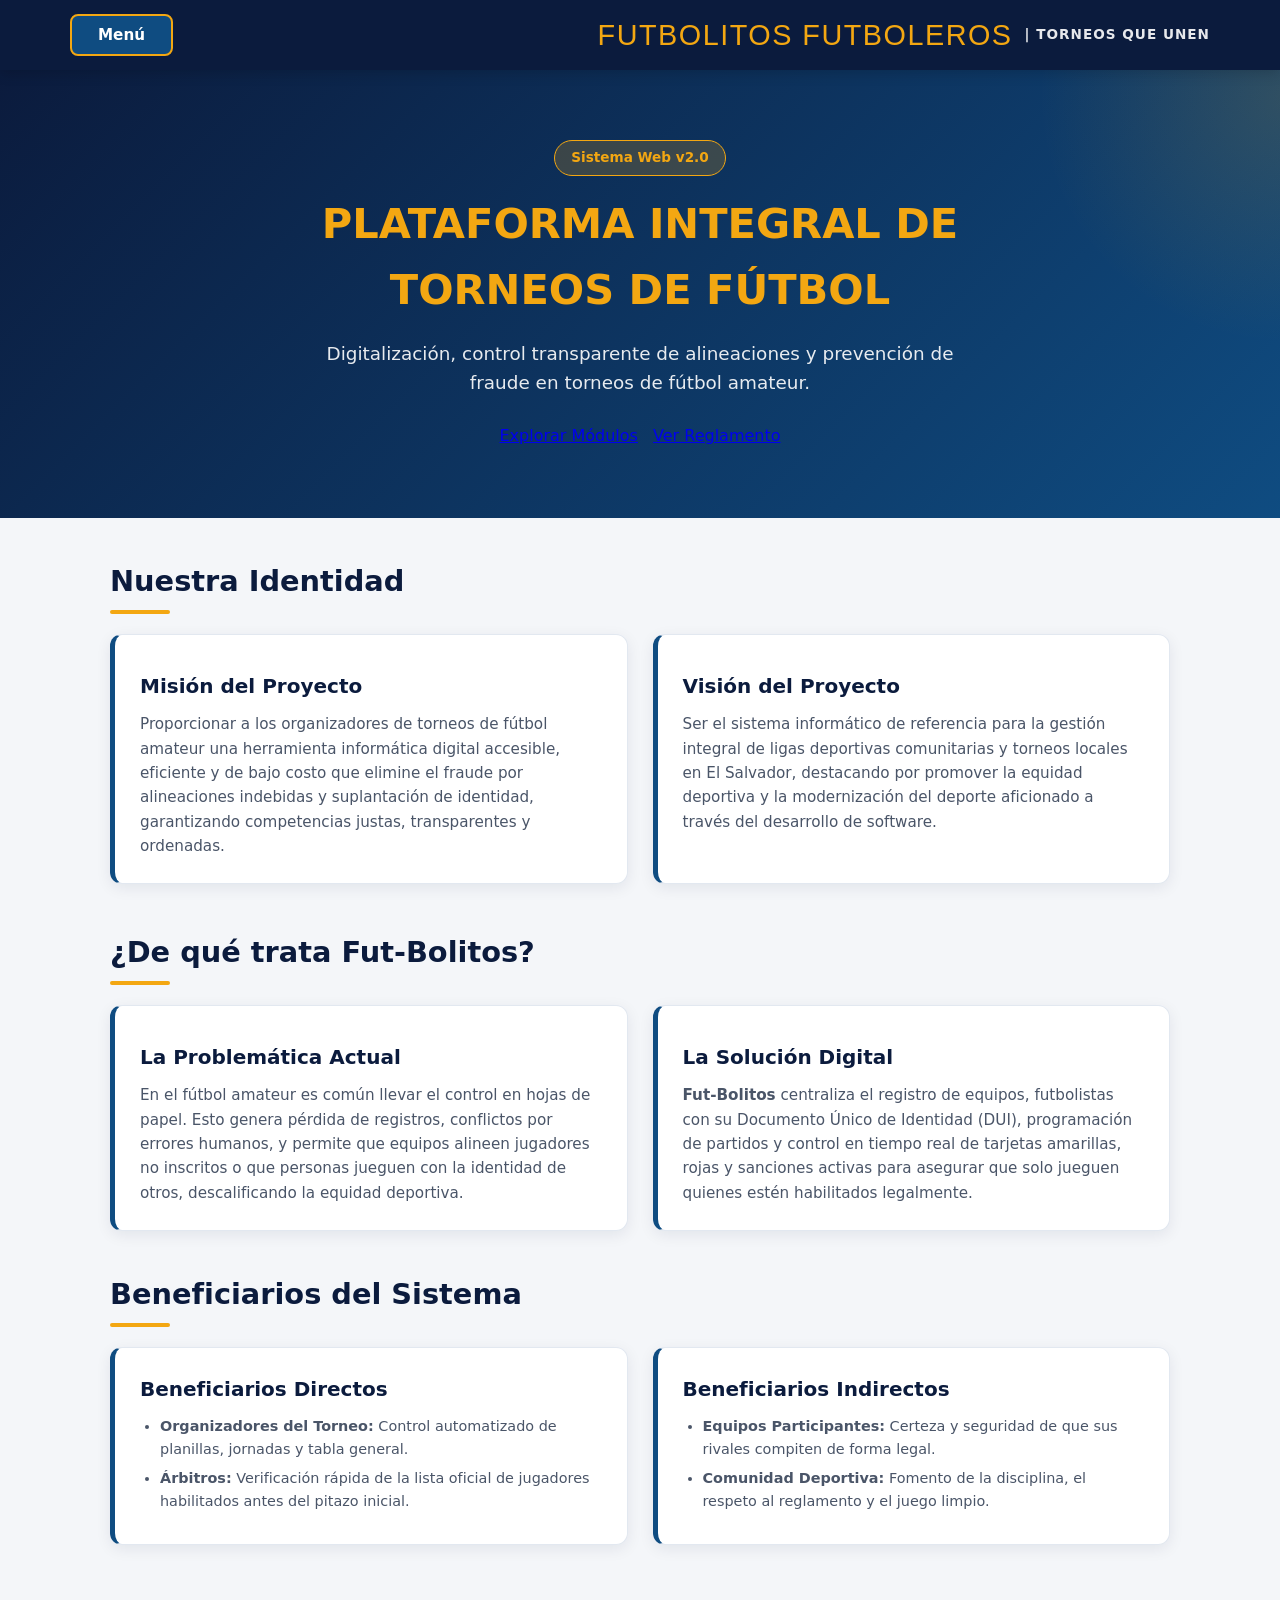
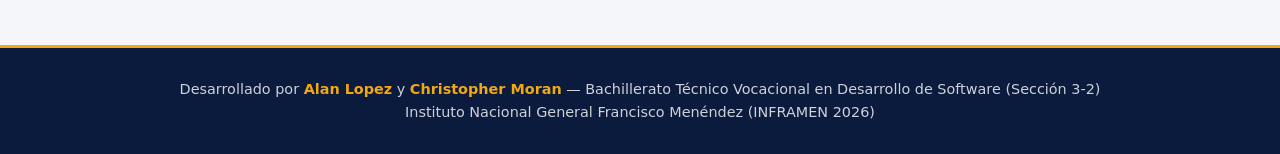
<file: Proyecto-Futbolitos/index.html>
<!DOCTYPE html>
<html lang="es">
<head>
<meta charset="UTF-8">
<meta name="viewport" content="width=device-width, initial-scale=1.0">
<title>Fut-Bolitos | Inicio y Descripción General</title>
<link rel="stylesheet" href="css/style.css">
</head>
<body>
<!-- BARRA DE NAVEGACIÓN -->
<header>
<div class="navbar">
<div class="nav-left">
<!-- MENÚ DESPLEGABLE ARRIBA A LA IZQUIERDA -->
<div class="menu-dropdown-container">
<button class="menu-btn" onclick="toggleMenu()">
<span></span>
<span>Menú</span>
<small> </small>
</button>
<div class="dropdown-content" id="myDropdown">
<a href="index.html" class="active"> Inicio</a>
<a href="sistema.html"> El Sistema</a>
<a href="base-datos.html"> Base de Datos</a>
<a href="reglas.html"> Reglamento y Reglas</a>
<a href="cotizaciones.html"> Cotizaciones y Contacto</a>
</div>
</div>
</div>
<div class="brand">
<span class="brand-title">FUTBOLITOS FUTBOLEROS</span>
<span class="brand-subtitle">| TORNEOS QUE UNEN</span>
</div>
</div>
</header>

<!-- HERO SECTION CON ANIMACIONES -->
<section class="hero">
<div class="hero-content">
<span class="hero-badge"> Sistema Web v2.0</span>
<h2>PLATAFORMA INTEGRAL DE TORNEOS DE FÚTBOL</h2>
<p>Digitalización, control transparente de alineaciones y prevención de fraude en torneos de fútbol amateur.</p>
<div>
<a href="sistema.html" class="btn">Explorar Módulos</a>
<a href="reglas.html" class="btn btn-secondary" style="margin-left: 10px;">Ver Reglamento</a>
</div>
</div>
</section>

<!-- CONTENIDO PRINCIPAL -->
<main class="main-container">
<!-- SECCIÓN: MISIÓN Y VISIÓN -->
<h2 class="section-title">Nuestra Identidad</h2>
<div class="grid-2" style="margin-bottom: 45px;">
<div class="card">
<div class="card-icon"> </div>
<h3>Misión del Proyecto</h3>
<p>Proporcionar a los organizadores de torneos de fútbol amateur una herramienta informática digital accesible, eficiente y de bajo costo que elimine el fraude por alineaciones indebidas y suplantación de identidad, garantizando competencias justas, transparentes y ordenadas.</p>
</div>
<div class="card">
<div class="card-icon"> </div>
<h3>Visión del Proyecto</h3>
<p>Ser el sistema informático de referencia para la gestión integral de ligas deportivas comunitarias y torneos locales en El Salvador, destacando por promover la equidad deportiva y la modernización del deporte aficionado a través del desarrollo de software.</p>
</div>
</div>

<!-- SECCIÓN: PROBLEMA Y SOLUCIÓN -->
<h2 class="section-title">¿De qué trata Fut-Bolitos?</h2>
<div class="grid-2" style="margin-bottom: 40px;">
<div class="card">
<div class="card-icon">
</div>
<h3>La Problemática Actual</h3>
<p>En el fútbol amateur es común llevar el control en hojas de papel. Esto genera pérdida de registros, conflictos por errores humanos, y permite que equipos alineen jugadores no inscritos o que personas jueguen con la identidad de otros, descalificando la equidad deportiva.</p>
</div>
<div class="card">
<div class="card-icon"> </div>
<h3>La Solución Digital</h3>
<p><b>Fut-Bolitos</b> centraliza el registro de equipos, futbolistas con su Documento Único de Identidad (DUI), programación de partidos y control en tiempo real de tarjetas amarillas, rojas y sanciones activas para asegurar que solo jueguen quienes estén habilitados legalmente.</p>
</div>
</div>

<!-- BENEFICIARIOS -->
<h2 class="section-title">Beneficiarios del Sistema</h2>
<div class="grid-2">
<div class="card">
<h3>Beneficiarios Directos</h3>
<ul>
<li><b>Organizadores del Torneo:</b> Control automatizado de planillas, jornadas y tabla general.</li>
<li><b>Árbitros:</b> Verificación rápida de la lista oficial de jugadores habilitados antes del pitazo inicial.</li>
</ul>
</div>
<div class="card">
<h3>Beneficiarios Indirectos</h3>
<ul>
<li><b>Equipos Participantes:</b> Certeza y seguridad de que sus rivales compiten de forma legal.</li>
<li><b>Comunidad Deportiva:</b> Fomento de la disciplina, el respeto al reglamento y el juego limpio.</li>
</ul>
</div>
</div>
</main>

<!-- PIE DE PÁGINA -->
  <footer>
    <p>Desarrollado por <strong>Alan Lopez</strong> y <strong>Christopher Moran</strong> — Bachillerato Técnico Vocacional en Desarrollo de Software (Sección 3-2)</p>
    <p>Instituto Nacional General Francisco Menéndez (INFRAMEN 2026)</p>
  </footer>

  <script>
    function toggleMenu() {
      var dropdown = document.getElementById("myDropdown");
      dropdown.classList.toggle("show");
    }

    window.onclick = function(event) {
      if (!event.target.matches('.menu-btn') && !event.target.matches('.menu-btn *')) {
        var dropdowns = document.getElementsByClassName("dropdown-content");
        for (var i = 0; i < dropdowns.length; i++) {
          var openDropdown = dropdowns[i];
          if (openDropdown.classList.contains('show')) {
            openDropdown.classList.remove('show');
          }
        }
      }
    }
  </script>
</body>
</html>
</file>
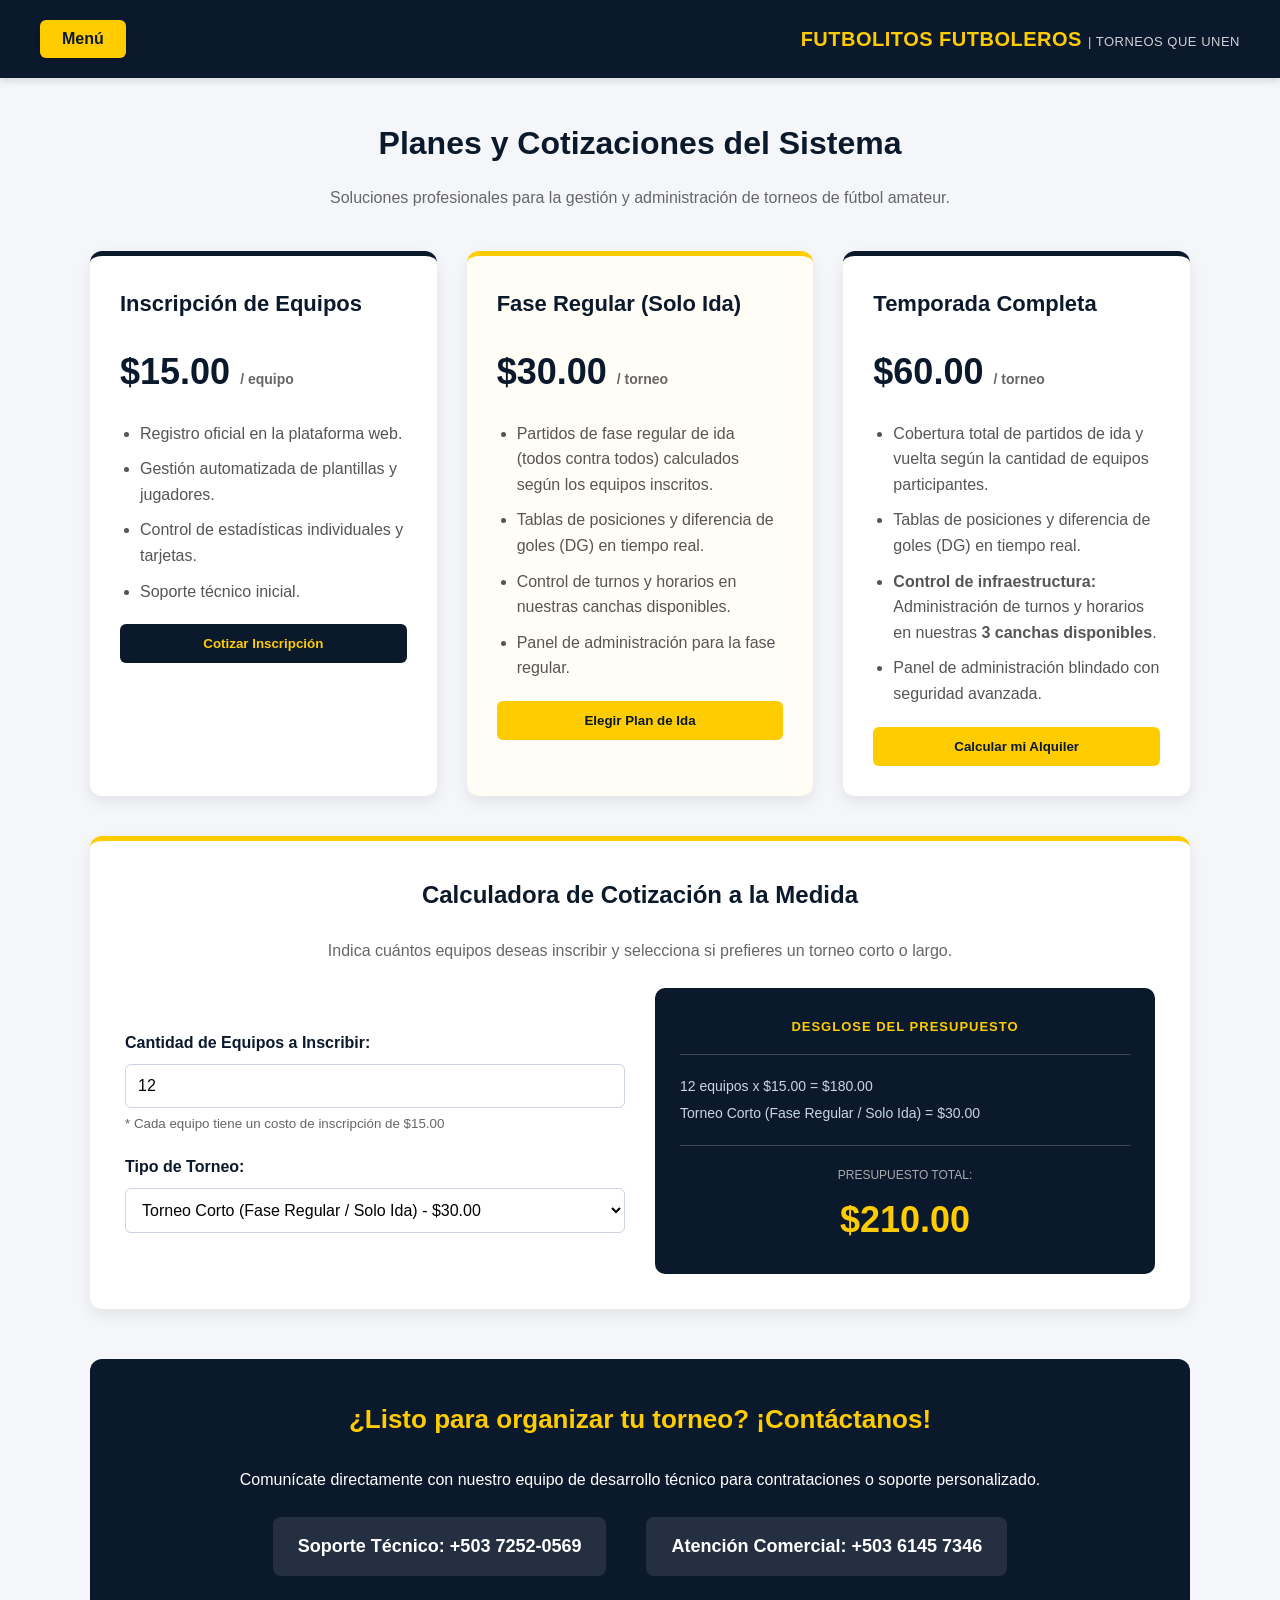
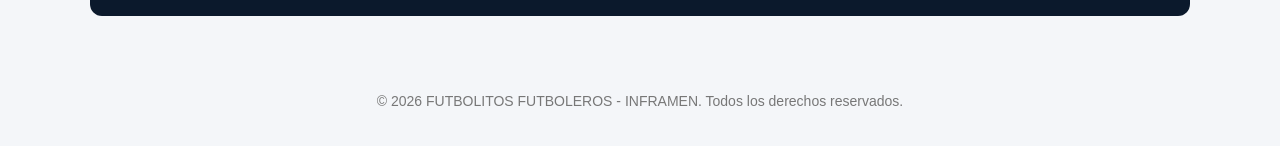
<file: Proyecto-Futbolitos/cotizaciones.html>
<!DOCTYPE html>
<html lang="es">
<head>
<meta charset="UTF-8">
<meta name="viewport" content="width=device-width, initial-scale=1.0">
<title>FUTBOLITOS FUTBOLEROS - Cotizaciones y Contacto</title>
<style>
:root {
--primary-color: #0b192c;
--accent-color: #ffcc00;
--bg-color: #f4f6f9;
--text-color: #333;
--white: #ffffff;
}
body {
font-family: 'Segoe UI', Tahoma, Geneva, Verdana, sans-serif;
background-color: var(--bg-color);
color: var(--text-color);
margin: 0;
padding: 0;
line-height: 1.6;
scroll-behavior: smooth;
}
header {
background-color: var(--primary-color);
color: var(--white);
padding: 20px 40px;
display: flex;
justify-content: space-between;
align-items: center;
box-shadow: 0 4px 6px rgba(0,0,0,0.1);
position: relative;
}
/* Estilos para el Menú Desplegable con Hover */
.menu-container {
position: relative;
display: inline-block;
}
.menu-btn {
background-color: var(--accent-color);
color: var(--primary-color);
padding: 10px 22px;
font-size: 16px;
font-weight: bold;
border: none;
border-radius: 6px;
cursor: pointer;
box-shadow: 0 2px 4px rgba(0,0,0,0.2);
transition: background 0.3s;
}
.menu-btn:hover {
background-color: #e6b800;
}
.dropdown-content {
display: none;
position: absolute;
top: 100%;
left: 0;
background-color: var(--primary-color);
min-width: 240px;
box-shadow: 0 8px 16px rgba(0,0,0,0.3);
border-radius: 6px;
z-index: 1000;
margin-top: 8px;
border: 1px solid rgba(255,255,255,0.1);
}
/* Mostrar el menú automáticamente al pasar el cursor por encima */
.menu-container:hover .dropdown-content {
display: block;
}
.dropdown-content a {
color: var(--white);
padding: 12px 18px;
text-decoration: none;
display: block;
font-weight: 600;
transition: background 0.2s, color 0.2s;
border-bottom: 1px solid rgba(255,255,255,0.05);
}
.dropdown-content a:last-child {
border-bottom: none;
}
.dropdown-content a:hover {
background-color: rgba(255,255,255,0.1);
color: var(--accent-color);
}
.brand-title {
font-size: 20px;
font-weight: bold;
color: var(--accent-color);
text-align: right;
letter-spacing: 0.5px;
}
.brand-subtitle {
font-size: 13px;
font-weight: normal;
color: rgba(255,255,255,0.8);
}

.container {
max-width: 1100px;
margin: 40px auto;
padding: 0 20px;
}
.section-title {
text-align: center;
color: var(--primary-color);
font-size: 32px;
margin-bottom: 10px;
}
.section-subtitle {
text-align: center;
color: #666;
margin-bottom: 40px;
}
.pricing-grid {
display: grid;
grid-template-columns: repeat(auto-fit, minmax(300px, 1fr));
gap: 30px;
margin-bottom: 40px;
}
.price-card {
background: var(--white);
border-radius: 12px;
padding: 30px;
box-shadow: 0 6px 15px rgba(0,0,0,0.08);
border-top: 5px solid var(--primary-color);
transition: transform 0.3s ease;
}
.price-card:hover {
transform: translateY(-5px);
}
.price-card.featured {
border-top-color: var(--accent-color);
background: #fffdf5;
}
.price-card h3 {
margin-top: 0;
color: var(--primary-color);
font-size: 22px;
}
.price {
font-size: 36px;
font-weight: bold;
color: var(--primary-color);
margin: 15px 0;
}
.price-card ul {
padding-left: 20px;
margin: 20px 0;
}
.price-card li {
margin-bottom: 10px;
color: #555;
}
.btn-cotizar {
display: block;
width: 100%;
background-color: var(--primary-color);
color: var(--accent-color);
text-align: center;
padding: 12px 0;
border-radius: 6px;
text-decoration: none;
font-weight: bold;
border: none;
cursor: pointer;
transition: background 0.3s;
}
.btn-cotizar:hover {
background-color: #142a4a;
}
/* Estilos para la Calculadora Dinámica */
.calculator-box {
background: var(--white);
border-radius: 12px;
padding: 35px;
box-shadow: 0 6px 15px rgba(0,0,0,0.08);
margin-bottom: 50px;
border-top: 5px solid var(--accent-color);
}
.calculator-grid {
display: grid;
grid-template-columns: repeat(auto-fit, minmax(280px, 1fr));
gap: 30px;
margin-top: 25px;
align-items: center;
}
.total-display {
background: var(--primary-color);
color: var(--white);
padding: 25px;
border-radius: 10px;
text-align: center;
}
.contact-section {
background-color: var(--primary-color);
color: var(--white);
padding: 40px;
border-radius: 12px;
text-align: center;
}
.contact-section h3 {
color: var(--accent-color);
margin-top: 0;
font-size: 26px;
}
.contact-phones {
display: flex;
justify-content: center;
gap: 40px;
margin-top: 25px;
flex-wrap: wrap;
}
.phone-item {
background: rgba(255, 255, 255, 0.1);
padding: 15px 25px;
border-radius: 8px;
font-size: 18px;
font-weight: bold;
}
footer {
text-align: center;
padding: 20px;
color: #777;
font-size: 14px;
margin-top: 40px;
}
</style>
</head>
<body onload="calcularPresupuesto()">
<header>
<!-- Menú Desplegable con Hover -->
<div class="menu-container">
<button class="menu-btn">Menú</button>
<div class="dropdown-content">
<a href="index.html">Inicio</a>
<a href="sistema.html">El Sistema</a>
<a href="base-datos.html">Base de Datos</a>
<a href="reglas.html">Reglamento y Reglas</a>
<a href="cotizaciones.html" style="color: var(--accent-color);">Cotizaciones y Contacto</a>
</div>
</div>

<div class="brand-title">
FUTBOLITOS FUTBOLEROS <span class="brand-subtitle">| TORNEOS QUE UNEN</span>
</div>
</header>

<div class="container">
<h2 class="section-title">Planes y Cotizaciones del Sistema</h2>
<p class="section-subtitle">Soluciones profesionales para la gestión y administración de torneos de fútbol amateur.</p>

<!-- TARJETAS DE PLANES -->
<div class="pricing-grid">
<!-- PLAN 1: INSCRIPCIÓN -->
<div class="price-card">
<h3>Inscripción de Equipos</h3>
<div class="price">$15.00 <span style="font-size: 14px; color: #666;">/ equipo</span></div>
<ul>
<li>Registro oficial en la plataforma web.</li>
<li>Gestión automatizada de plantillas y jugadores.</li>
<li>Control de estadísticas individuales y tarjetas.</li>
<li>Soporte técnico inicial.</li>
</ul>
<button class="btn-cotizar" onclick="irACalculadora()">Cotizar Inscripción</button>
</div>

<!-- PLAN 2: FASE REGULAR (SOLO IDA) -->
<div class="price-card featured">
<h3>Fase Regular (Solo Ida)</h3>
<div class="price">$30.00 <span style="font-size: 14px; color: #666;">/ torneo</span></div>
<ul>
<li>Partidos de fase regular de ida (todos contra todos) calculados según los equipos inscritos.</li>
<li>Tablas de posiciones y diferencia de goles (DG) en tiempo real.</li>
<li>Control de turnos y horarios en nuestras canchas disponibles.</li>
<li>Panel de administración para la fase regular.</li>
</ul>
<button class="btn-cotizar" style="background-color: var(--accent-color); color: var(--primary-color);" onclick="irACalculadora()">Elegir Plan de Ida</button>
</div>

<!-- PLAN 3: TEMPORADA COMPLETA (IDA Y VUELTA) -->
<div class="price-card">
<h3>Temporada Completa</h3>
<div class="price">$60.00 <span style="font-size: 14px; color: #666;">/ torneo</span></div>
<ul>
<li>Cobertura total de partidos de ida y vuelta según la cantidad de equipos participantes.</li>
<li>Tablas de posiciones y diferencia de goles (DG) en tiempo real.</li>
<li><strong>Control de infraestructura:</strong> Administración de turnos y horarios en nuestras <strong>3 canchas disponibles</strong>.</li>
<li>Panel de administración blindado con seguridad avanzada.</li>
</ul>
<button class="btn-cotizar" style="background-color: var(--accent-color); color: var(--primary-color);" onclick="irACalculadora()">Calcular mi Alquiler</button>
</div>
</div>

<!-- CALCULADORA DE EQUIPOS Y TIPO DE TORNEO -->
<div class="calculator-box" id="calculadora">
<h3 style="color: var(--primary-color); text-align: center; margin-top: 0; font-size: 24px;">Calculadora de Cotización a la Medida</h3>
<p style="text-align: center; color: #666; margin-bottom: 25px;">Indica cuántos equipos deseas inscribir y selecciona si prefieres un torneo corto o largo.</p>

<div class="calculator-grid">
<div>
<div style="margin-bottom: 20px;">
<label style="display: block; font-weight: bold; margin-bottom: 8px; color: var(--primary-color);">Cantidad de Equipos a Inscribir:</label>
<input type="number" id="numEquipos" min="1" value="12" oninput="calcularPresupuesto()" style="width: 100%; padding: 12px; border: 1px solid #cbd5e1; border-radius: 6px; font-size: 16px; box-sizing: border-box;">
<small style="color: #666; display: block; margin-top: 5px;">* Cada equipo tiene un costo de inscripción de $15.00</small>
</div>

<div>
<label style="display: block; font-weight: bold; margin-bottom: 8px; color: var(--primary-color);">Tipo de Torneo:</label>
<select id="tipoTorneo" onchange="calcularPresupuesto()" style="width: 100%; padding: 12px; border: 1px solid #cbd5e1; border-radius: 6px; font-size: 16px; background: white; box-sizing: border-box;">
<option value="30">Torneo Corto (Fase Regular / Solo Ida) - $30.00</option>
<option value="60">Torneo Largo (Temporada Completa / Ida y Vuelta) - $60.00</option>
</select>
</div>
</div>

<div class="total-display">
<span style="font-size: 13px; color: var(--accent-color); text-transform: uppercase; font-weight: bold; letter-spacing: 1px;">Desglose del Presupuesto</span>
<div style="margin: 15px 0; border-top: 1px solid rgba(255,255,255,0.2); border-bottom: 1px solid rgba(255,255,255,0.2); padding: 15px 0; text-align: left;">
<p id="detalleEquipos" style="margin: 5px 0; font-size: 14px; color: #cbd5e1;">12 equipos x $15.00 = $180.00</p>
<p id="detalleTorneo" style="margin: 5px 0; font-size: 14px; color: #cbd5e1;">Torneo Corto = $30.00</p>
</div>
<span style="font-size: 12px; color: #aaa; text-transform: uppercase;">Presupuesto Total:</span>
<div id="presupuestoTotal" style="font-size: 36px; font-weight: bold; color: var(--accent-color); margin-top: 5px;">$210.00</div>
</div>
</div>
</div>

<!-- SECCIÓN DE CONTACTO -->
<div class="contact-section">
<h3>¿Listo para organizar tu torneo? ¡Contáctanos!</h3>
<p>Comunícate directamente con nuestro equipo de desarrollo técnico para contrataciones o soporte personalizado.</p>
<div class="contact-phones">
<div class="phone-item">Soporte Técnico: +503 7252-0569</div>
<div class="phone-item">Atención Comercial: +503 6145 7346</div>
</div>
</div>

</div>

<footer>
<p>&copy; 2026 FUTBOLITOS FUTBOLEROS - INFRAMEN. Todos los derechos reservados.</p>
</footer>

<script>
function irACalculadora() {
    document.getElementById('calculadora').scrollIntoView({ behavior: 'smooth' });
}

function calcularPresupuesto() {
    let equiposInput = document.getElementById('numEquipos').value;
    let equipos = parseInt(equiposInput);
    if (isNaN(equipos) || equipos < 1) {
        equipos = 0;
    }
    
    let costoInscripcion = equipos * 15.00;
    
    let selectTorneo = document.getElementById('tipoTorneo');
    let costoTorneo = parseFloat(selectTorneo.value);
    let nombreTorneo = selectTorneo.options[selectTorneo.selectedIndex].text.split(' - ')[0];
    
    let totalGeneral = costoInscripcion + costoTorneo;
    
    document.getElementById('detalleEquipos').textContent = equipos + ' equipos x $15.00 = $' + costoInscripcion.toFixed(2);
    document.getElementById('detalleTorneo').textContent = nombreTorneo + ' = $' + costoTorneo.toFixed(2);
    document.getElementById('presupuestoTotal').textContent = '$' + totalGeneral.toFixed(2);
}
</script>
</body>
</html>
</file>
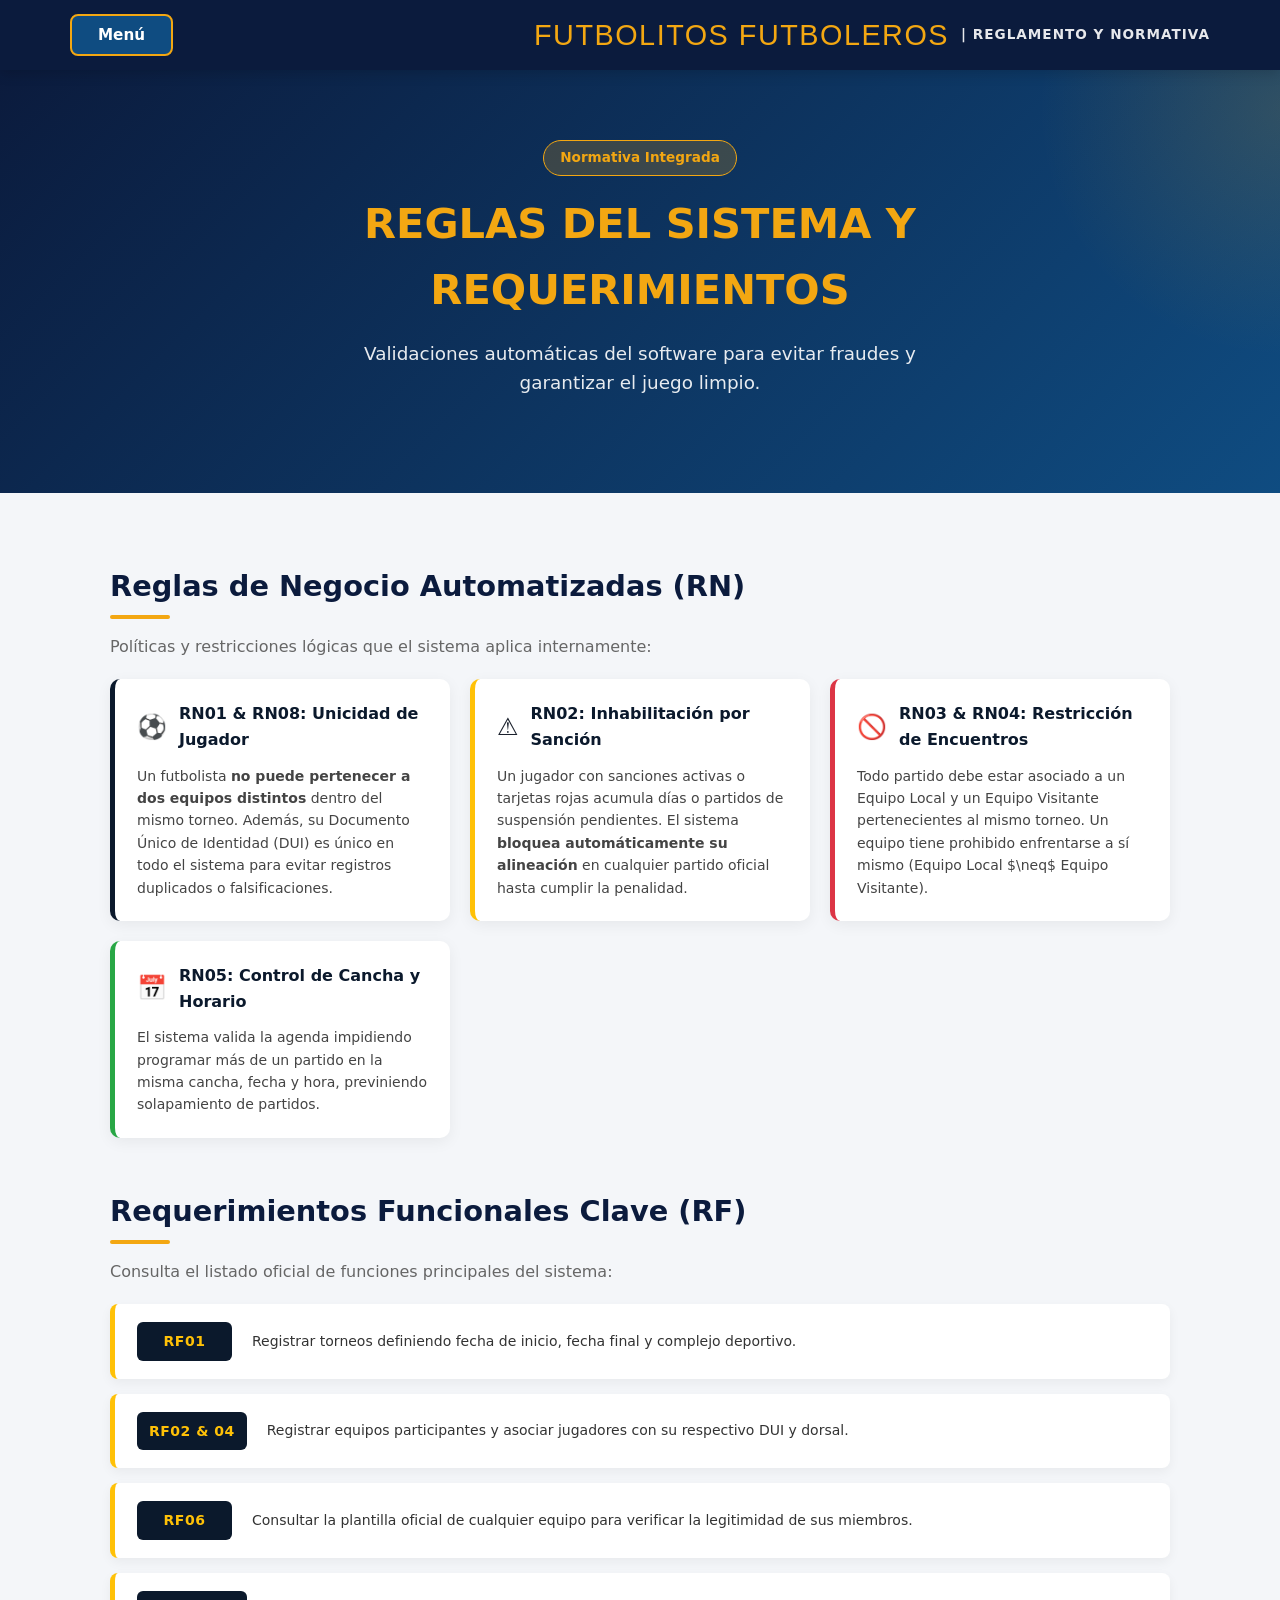
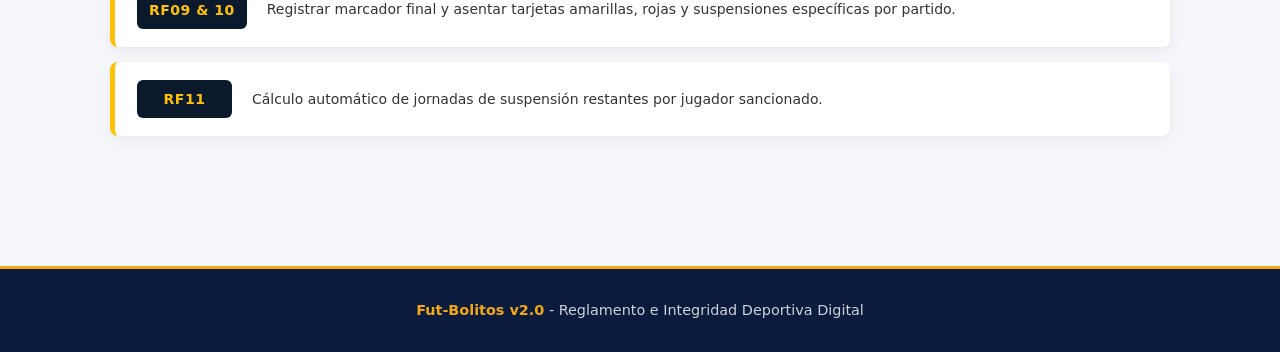
<file: Proyecto-Futbolitos/reglas.html>
<!DOCTYPE html>
<html lang="es">
<head>
<meta charset="UTF-8">
<meta name="viewport" content="width=device-width, initial-scale=1.0">
<title>Fut-Bolitos | Reglamento y Reglas</title>
<link rel="stylesheet" href="css/style.css">
<style>
/* Estilos generales para las tarjetas de reglas y requerimientos */
.rules-grid {
    display: grid;
    grid-template-columns: repeat(auto-fit, minmax(280px, 1fr));
    gap: 20px;
    margin-top: 20px;
    margin-bottom: 40px;
}
.rule-card {
    background: #ffffff;
    border-left: 5px solid #0b192c;
    padding: 22px;
    border-radius: 10px;
    box-shadow: 0 4px 15px rgba(0, 0, 0, 0.06);
    display: flex;
    flex-direction: column;
    justify-content: space-between;
    transition: transform 0.2s ease, box-shadow 0.2s ease;
}
.rule-card:hover {
    transform: translateY(-4px);
    box-shadow: 0 8px 20px rgba(0, 0, 0, 0.1);
}
.rule-header {
    display: flex;
    align-items: center;
    gap: 12px;
    margin-bottom: 12px;
}
.rule-icon {
    font-size: 24px;
}
.rule-title {
    font-size: 16px;
    font-weight: bold;
    color: #0b192c;
    margin: 0;
}
.rule-desc {
    color: #444;
    font-size: 14px;
    line-height: 1.6;
    margin: 0;
}
/* Estilo específico tipo tarjeta para los Requerimientos Funcionales (RF) */
.rf-container {
    display: flex;
    flex-direction: column;
    gap: 15px;
    margin-top: 20px;
}
.rf-card {
    background: #ffffff;
    border-left: 5px solid #ffc107;
    padding: 18px 22px;
    border-radius: 8px;
    box-shadow: 0 4px 12px rgba(0, 0, 0, 0.05);
    display: flex;
    align-items: center;
    gap: 20px;
    transition: transform 0.2s ease, box-shadow 0.2s ease;
}
.rf-card:hover {
    transform: translateY(-3px);
    box-shadow: 0 6px 16px rgba(0, 0, 0, 0.1);
}
.rf-badge {
    background-color: #0b192c;
    color: #ffc107;
    font-weight: bold;
    padding: 8px 12px;
    border-radius: 6px;
    font-size: 14px;
    min-width: 95px;
    text-align: center;
    letter-spacing: 0.5px;
}
.rf-text {
    color: #333;
    font-size: 14px;
    line-height: 1.5;
    margin: 0;
}
</style>
</head>
<body>
<!-- BARRA DE NAVEGACIÓN -->
<header>
<div class="navbar">
<div class="nav-left">
<div class="menu-dropdown-container">
<button class="menu-btn" onclick="toggleMenu()">
<span></span>
<span>Menú</span>
<small></small>
</button>
<div class="dropdown-content" id="myDropdown">
<a href="index.html">Inicio</a>
<a href="sistema.html">El Sistema</a>
<a href="base-datos.html">Torneos y Posiciones</a>
<a href="reglas.html" class="active">Reglamento y Reglas</a>
<a href="cotizaciones.html">Cotizaciones y Contacto</a>
</div>
</div>
</div>
<div class="brand">
<span class="brand-title">FUTBOLITOS FUTBOLEROS</span>
<span class="brand-subtitle"> | REGLAMENTO Y NORMATIVA</span>
</div>
</div>
</header>

<!-- HERO SECTION -->
<section class="hero">
<div class="hero-content">
<span class="hero-badge">Normativa Integrada</span>
<h2>REGLAS DEL SISTEMA Y REQUERIMIENTOS</h2>
<p>Validaciones automáticas del software para evitar fraudes y garantizar el juego limpio.</p>
</div>
</section>

<!-- CONTENIDO PRINCIPAL -->
<main class="main-container" style="padding: 30px 20px;">
<!-- SECCIÓN 1: REGLAS DE NEGOCIO (RN) -->
<h2 class="section-title">Reglas de Negocio Automatizadas (RN)</h2>
<p style="color: #666; margin-bottom: 10px;">Políticas y restricciones lógicas que el sistema aplica internamente:</p>
<div class="rules-grid">
<!-- RN01 & RN08 -->
<div class="rule-card">
<div>
<div class="rule-header">
<span class="rule-icon">⚽</span>
<h3 class="rule-title">RN01 & RN08: Unicidad de Jugador</h3>
</div>
<p class="rule-desc">Un futbolista <strong>no puede pertenecer a dos equipos distintos</strong> dentro del mismo torneo. Además, su Documento Único de Identidad (DUI) es único en todo el sistema para evitar registros duplicados o falsificaciones.</p>
</div>
</div>
<!-- RN02 -->
<div class="rule-card" style="border-left-color: #ffc107;">
<div>
<div class="rule-header">
<span class="rule-icon">⚠️</span>
<h3 class="rule-title">RN02: Inhabilitación por Sanción</h3>
</div>
<p class="rule-desc">Un jugador con sanciones activas o tarjetas rojas acumula días o partidos de suspensión pendientes. El sistema <strong>bloquea automáticamente su alineación</strong> en cualquier partido oficial hasta cumplir la penalidad.</p>
</div>
</div>
<!-- RN03 & RN04 -->
<div class="rule-card" style="border-left-color: #dc3545;">
<div>
<div class="rule-header">
<span class="rule-icon">🚫</span>
<h3 class="rule-title">RN03 & RN04: Restricción de Encuentros</h3>
</div>
<p class="rule-desc">Todo partido debe estar asociado a un Equipo Local y un Equipo Visitante pertenecientes al mismo torneo. Un equipo tiene prohibido enfrentarse a sí mismo (Equipo Local $\neq$ Equipo Visitante).</p>
</div>
</div>
<!-- RN05-->
<div class="rule-card" style="border-left-color: #28a745;">
<div>
<div class="rule-header">
<span class="rule-icon">📅</span>
<h3 class="rule-title">RN05: Control de Cancha y Horario</h3>
</div>
<p class="rule-desc">El sistema valida la agenda impidiendo programar más de un partido en la misma cancha, fecha y hora, previniendo solapamiento de partidos.</p>
</div>
</div>
</div>

<!-- SECCIÓN 2: REQUERIMIENTOS FUNCIONALES (RF) -->
<h2 class="section-title" style="margin-top: 50px;">Requerimientos Funcionales Clave (RF)</h2>
<p style="color: #666; margin-bottom: 10px;">Consulta el listado oficial de funciones principales del sistema:</p>
<div class="rf-container">
<div class="rf-card">
<span class="rf-badge">RF01</span>
<p class="rf-text">Registrar torneos definiendo fecha de inicio, fecha final y complejo deportivo.</p>
</div>
<div class="rf-card">
<span class="rf-badge">RF02 & 04</span>
<p class="rf-text">Registrar equipos participantes y asociar jugadores con su respectivo DUI y dorsal.</p>
</div>
<div class="rf-card">
<span class="rf-badge">RF06</span>
<p class="rf-text">Consultar la plantilla oficial de cualquier equipo para verificar la legitimidad de sus miembros.</p>
</div>
<div class="rf-card">
<span class="rf-badge">RF09 & 10</span>
<p class="rf-text">Registrar marcador final y asentar tarjetas amarillas, rojas y suspensiones específicas por partido.</p>
</div>
<div class="rf-card">
<span class="rf-badge">RF11</span>
<p class="rf-text">Cálculo automático de jornadas de suspensión restantes por jugador sancionado.</p>
</div>
</div>
</main>

<!-- PIE DE PÁGINA -->
<footer>
<p><strong>Fut-Bolitos v2.0</strong> - Reglamento e Integridad Deportiva Digital</p>
</footer>
<script>
function toggleMenu() {
document.getElementById("myDropdown").classList.toggle("show");
}
</script>
</body>
</html>
</file>
<file: Proyecto-Futbolitos/css/style.css>
:root {
  --azul-oscuro: #0B1B3D;
  --azul-medio: #0F4C81;
  --dorado: #F3A712;
  --dorado-hover: #d99000;
  --fondo-claro: #F4F6F9;
  --blanco: #FFFFFF;
  --texto-oscuro: #1A202C;
  --texto-mutado: #4A5568;
  --borde: #E2E8F0;
  --sombra-suave: 0 4px 15px rgba(11, 27, 61, 0.08);
  --sombra-fuerte: 0 10px 25px rgba(11, 27, 61, 0.18);
  --transicion: all 0.3s cubic-bezier(0.25, 0.8, 0.25, 1);
  
  /* Colores para las rachas de los partidos */
  --verde-victoria: #2e7d32;
  --gris-empate: #757575;
  --rojo-derrota: #c62828;
}

* {
  margin: 0;
  padding: 0;
  box-sizing: border-box;
  font-family: 'Segoe UI', system-ui, -apple-system, BlinkMacSystemFont, Roboto, sans-serif;
}

body {
  background-color: var(--fondo-claro);
  color: var(--texto-oscuro);
  line-height: 1.6;
  min-height: 100vh;
  display: flex;
  flex-direction: column;
}

/* --- BARRA DE NAVEGACIÓN SUPERIOR --- */
header {
  background-color: var(--azul-oscuro);
  color: var(--blanco);
  position: sticky;
  top: 0;
  z-index: 1000;
  box-shadow: 0 4px 12px rgba(0,0,0,0.15);
}

.navbar {
  display: flex;
  justify-content: space-between;
  align-items: center;
  padding: 12px 30px;
  max-width: 1200px;
  margin: 0 auto;
}

.nav-left {
  display: flex;
  align-items: center;
  gap: 20px;
}

.menu-dropdown-container {
  position: relative;
}

.menu-btn {
  background: var(--azul-medio);
  color: var(--blanco);
  border: 2px solid var(--dorado);
  padding: 10px 18px;
  border-radius: 8px;
  cursor: pointer;
  font-weight: 700;
  font-size: 0.95rem;
  transition: var(--transicion);
  display: flex;
  align-items: center;
  gap: 8px;
}

.menu-btn:hover {
  background: var(--dorado);
  color: var(--azul-oscuro);
  transform: translateY(-2px);
  box-shadow: 0 4px 12px rgba(243, 167, 18, 0.3);
}

.dropdown-content {
  display: none;
  position: absolute;
  top: calc(100% + 8px);
  left: 0;
  background-color: var(--azul-oscuro);
  min-width: 250px;
  box-shadow: var(--sombra-fuerte);
  border-radius: 10px;
  overflow: hidden;
  border: 1px solid var(--azul-medio);
  opacity: 0;
  transform: translateY(-10px);
  transition: var(--transicion);
  z-index: 1100;
}

.menu-dropdown-container:hover .dropdown-content,
.dropdown-content.show {
  display: block;
  opacity: 1;
  transform: translateY(0);
}

.dropdown-content a {
  color: var(--blanco);
  padding: 14px 20px;
  text-decoration: none;
  display: flex;
  align-items: center;
  gap: 12px;
  font-weight: 600;
  font-size: 0.95rem;
  border-bottom: 1px solid rgba(255,255,255,0.06);
  transition: var(--transicion);
}

.dropdown-content a:last-child {
  border-bottom: none;
}

.dropdown-content a:hover {
  background-color: var(--dorado);
  color: var(--azul-oscuro);
  padding-left: 28px;
}

.dropdown-content a.active {
  border-left: 4px solid var(--dorado);
  background-color: rgba(243, 167, 18, 0.15);
  color: var(--dorado);
}

/* BRAND / LOGO MARCA */
.brand {
  display: flex;
  align-items: center;
  gap: 12px;
}

.brand-logo {
  height: 38px;
  width: auto;
  object-fit: contain;
  border-radius: 4px;
}

.brand-title {
  font-family: 'Impact', 'Arial Black', sans-serif;
  color: var(--dorado);
  font-size: 1.8rem;
  letter-spacing: 1.5px;
  text-transform: uppercase;
}

.brand-subtitle {
  color: var(--blanco);
  font-size: 0.85rem;
  font-weight: 600;
  opacity: 0.9;
  letter-spacing: 1px;
}

/* --- HERO BANNER ANIMADO --- */
.hero {
  background: linear-gradient(135deg, var(--azul-oscuro) 0%, var(--azul-medio) 100%);
  color: var(--blanco);
  padding: 70px 20px;
  text-align: center;
  position: relative;
  overflow: hidden;
}

.hero::after {
  content: '';
  position: absolute;
  top: -50%;
  right: -20%;
  width: 500px;
  height: 500px;
  background: radial-gradient(circle, rgba(243, 167, 18, 0.15) 0%, transparent 70%);
  border-radius: 50%;
  pointer-events: none;
}

.hero-content {
  max-width: 800px;
  margin: 0 auto;
  position: relative;
  z-index: 2;
}

.hero h2 {
  font-size: 2.6rem;
  color: var(--dorado);
  margin-bottom: 15px;
  font-weight: 800;
  animation: fadeInDown 0.8s ease-out;
}

.hero p {
  font-size: 1.15rem;
  color: rgba(255, 255, 255, 0.9);
  max-width: 650px;
  margin: 0 auto 25px auto;
  animation: fadeInUp 0.8s ease-out 0.2s backwards;
}

.hero-badge {
  display: inline-block;
  background-color: rgba(243, 167, 18, 0.2);
  color: var(--dorado);
  border: 1px solid var(--dorado);
  padding: 6px 16px;
  border-radius: 20px;
  font-size: 0.85rem;
  font-weight: 700;
  margin-bottom: 15px;
  animation: fadeIn 1s ease;
}

/* --- CONTENEDOR DE PÁGINAS Y TARJETAS --- */
.main-container {
  max-width: 1100px;
  margin: 40px auto;
  padding: 0 20px;
  flex: 1;
}

.section-title {
  color: var(--azul-oscuro);
  font-size: 1.8rem;
  font-weight: 800;
  margin-bottom: 15px;
  position: relative;
  padding-bottom: 10px;
}

.section-title::after {
  content: '';
  position: absolute;
  bottom: 0;
  left: 0;
  width: 60px;
  height: 4px;
  background-color: var(--dorado);
  border-radius: 2px;
}

/* GRILLAS PARA TARJETAS */
.grid-2 {
  display: grid;
  grid-template-columns: repeat(auto-fit, minmax(300px, 1fr));
  gap: 25px;
  margin-top: 20px;
}

.grid-3 {
  display: grid;
  grid-template-columns: repeat(auto-fit, minmax(280px, 1fr));
  gap: 25px;
  margin-top: 20px;
}

.card {
  background-color: var(--blanco);
  padding: 25px;
  border-radius: 12px;
  box-shadow: var(--sombra-suave);
  border: 1px solid var(--borde);
  border-left: 5px solid var(--azul-medio);
  transition: var(--transicion);
  display: flex;
  flex-direction: column;
}

.card:hover {
  transform: translateY(-5px);
  box-shadow: var(--sombra-fuerte);
  border-left-color: var(--dorado);
}

.card-icon {
  font-size: 2rem;
  margin-bottom: 10px;
}

.card-image {
  width: 100%;
  height: 180px;
  object-fit: cover;
  border-radius: 8px;
  margin-bottom: 16px;
  border: 1px solid var(--borde);
}

.card h3 {
  color: var(--azul-oscuro);
  margin-bottom: 10px;
  font-size: 1.25rem;
}

.card p {
  color: var(--texto-mutado);
  font-size: 0.95rem;
}

.card ul {
  padding-left: 20px;
  color: var(--texto-mutado);
  font-size: 0.9rem;
}

.card ul li {
  margin-bottom: 6px;
}

/* ETIQUETAS DE ESTADO (BADGES) */
.status-tag {
  display: inline-block;
  align-self: flex-start;
  padding: 4px 10px;
  border-radius: 20px;
  font-size: 0.75rem;
  font-weight: 700;
  text-transform: uppercase;
  margin-bottom: 10px;
}

.status-tag.active {
  background: rgba(46, 125, 50, 0.15);
  color: var(--verde-victoria);
  border: 1px solid var(--verde-victoria);
}

.status-tag.info {
  background: rgba(15, 76, 129, 0.15);
  color: var(--azul-medio);
  border: 1px solid var(--azul-medio);
}

/* --- PESTAÑAS DE TORNEOS --- */
.league-tabs {
  display: flex;
  gap: 12px;
  margin-bottom: 25px;
  flex-wrap: wrap;
}

.tab-btn {
  background-color: var(--blanco);
  color: var(--texto-oscuro);
  border: 2px solid var(--borde);
  padding: 10px 20px;
  border-radius: 8px;
  cursor: pointer;
  font-weight: 700;
  font-size: 0.95rem;
  transition: var(--transicion);
  box-shadow: var(--sombra-suave);
}

.tab-btn:hover {
  border-color: var(--dorado);
  background-color: rgba(243, 167, 18, 0.05);
}

.tab-btn.active {
  background-color: var(--azul-oscuro);
  color: var(--dorado);
  border-color: var(--azul-oscuro);
}

/* --- TABLA DE POSICIONES Y ESTADÍSTICAS --- */
.table-responsive {
  overflow-x: auto;
  border-radius: 12px;
  box-shadow: var(--sombra-suave);
  background: var(--blanco);
  margin-top: 20px;
}

.standings-table {
  width: 100%;
  border-collapse: collapse;
  text-align: center;
}

.standings-table th {
  background-color: var(--azul-oscuro);
  color: var(--dorado);
  padding: 16px 14px;
  font-size: 0.85rem;
  font-weight: 700;
  text-transform: uppercase;
  letter-spacing: 0.5px;
}

.standings-table td {
  padding: 14px;
  border-bottom: 1px solid var(--borde);
  color: var(--texto-oscuro);
  font-size: 0.95rem;
}

.standings-table tr:last-child td {
  border-bottom: none;
}

.standings-table tr:nth-child(even) {
  background-color: #F8FAFC;
}

.standings-table tr:hover {
  background-color: rgba(243, 167, 18, 0.05);
}

/* ELEMENTOS DENTRO DE LA TABLA */
.pos-col {
  font-weight: 800;
  color: var(--azul-oscuro);
}

.club-cell {
  text-align: left !important;
  display: flex;
  align-items: center;
  gap: 12px;
  font-weight: 700;
  color: var(--texto-oscuro);
}

.club-logo {
  width: 26px;
  height: 26px;
  object-fit: contain;
}

.pts-col {
  font-weight: 800;
  color: var(--azul-oscuro);
  background-color: rgba(243, 167, 18, 0.1);
}

.form-badge {
  display: inline-block;
  width: 20px;
  height: 20px;
  line-height: 20px;
  border-radius: 50%;
  font-size: 0.7rem;
  font-weight: 800;
  color: var(--blanco);
  margin: 0 2px;
  text-align: center;
}

.win { background-color: var(--verde-victoria); }
.draw { background-color: var(--gris-empate); }
.loss { background-color: var(--rojo-derrota); }

/* --- PIE DE PÁGINA --- */
footer {
  background-color: var(--azul-oscuro);
  color: var(--blanco);
  padding: 30px 20px;
  text-align: center;
  margin-top: 60px;
  border-top: 3px solid var(--dorado);
}

footer p {
  font-size: 0.9rem;
  color: rgba(255, 255, 255, 0.8);
}

footer strong {
  color: var(--dorado);
}

/* --- ANIMACIONES --- */
@keyframes fadeInDown {
  from { opacity: 0; transform: translateY(-25px); }
  to { opacity: 1; transform: translateY(0); }
}

@keyframes fadeInUp {
  from { opacity: 0; transform: translateY(25px); }
  to { opacity: 1; transform: translateY(0); }
}

@keyframes fadeIn {
  from { opacity: 0; }
  to { opacity: 1; }
}

/* --- RESPONSIVE DESIGN --- */
@media (max-width: 768px) {
  .navbar {
    flex-direction: column;
    gap: 15px;
    align-items: flex-start;
  }
  .hero h2 { font-size: 2rem; }
  .hero p { font-size: 1rem; }
  .section-title { font-size: 1.5rem; }
}
/* ESTILOS PROFESIONALES PARA EL PANEL DE ADMINISTRACIÓN */
.admin-section {
    background-color: #ffffff;
    border-radius: 12px;
    padding: 30px;
    margin: 40px auto;
    max-width: 100%;
    box-shadow: 0 6px 20px rgba(0, 0, 0, 0.15);
    border-left: 6px solid #ffc107;
    text-align: left;
}

.admin-section h3 {
    color: #0b192c;
    margin-bottom: 8px;
    font-size: 22px;
}

.admin-section p {
    color: #555;
    font-size: 14px;
    margin-bottom: 20px;
}

.admin-form {
    display: flex;
    gap: 20px;
    flex-wrap: wrap;
    align-items: flex-end;
}

.form-group {
    display: flex;
    flex-direction: column;
    flex: 1;
    min-width: 220px;
}

.form-group label {
    font-size: 13px;
    font-weight: bold;
    color: #0b192c;
    margin-bottom: 6px;
}

.form-group select, 
.form-group input {
    padding: 12px;
    border: 1px solid #ccc;
    border-radius: 6px;
    font-size: 14px;
    outline: none;
    background-color: #fff;
    color: #333;
    transition: border-color 0.3s;
}

.form-group select:focus, 
.form-group input:focus {
    border-color: #0b192c;
}

.admin-section button {
    background-color: #0b192c;
    color: #ffc107;
    border: none;
    padding: 12px 25px;
    border-radius: 6px;
    font-weight: bold;
    font-size: 14px;
    cursor: pointer;
    transition: background 0.3s;
    height: 43px;
}

.admin-section button:hover {
    background-color: #162b48;
}

#adminMensaje {
    margin-top: 15px;
    font-weight: bold;
    font-size: 14px;
}
</file>
